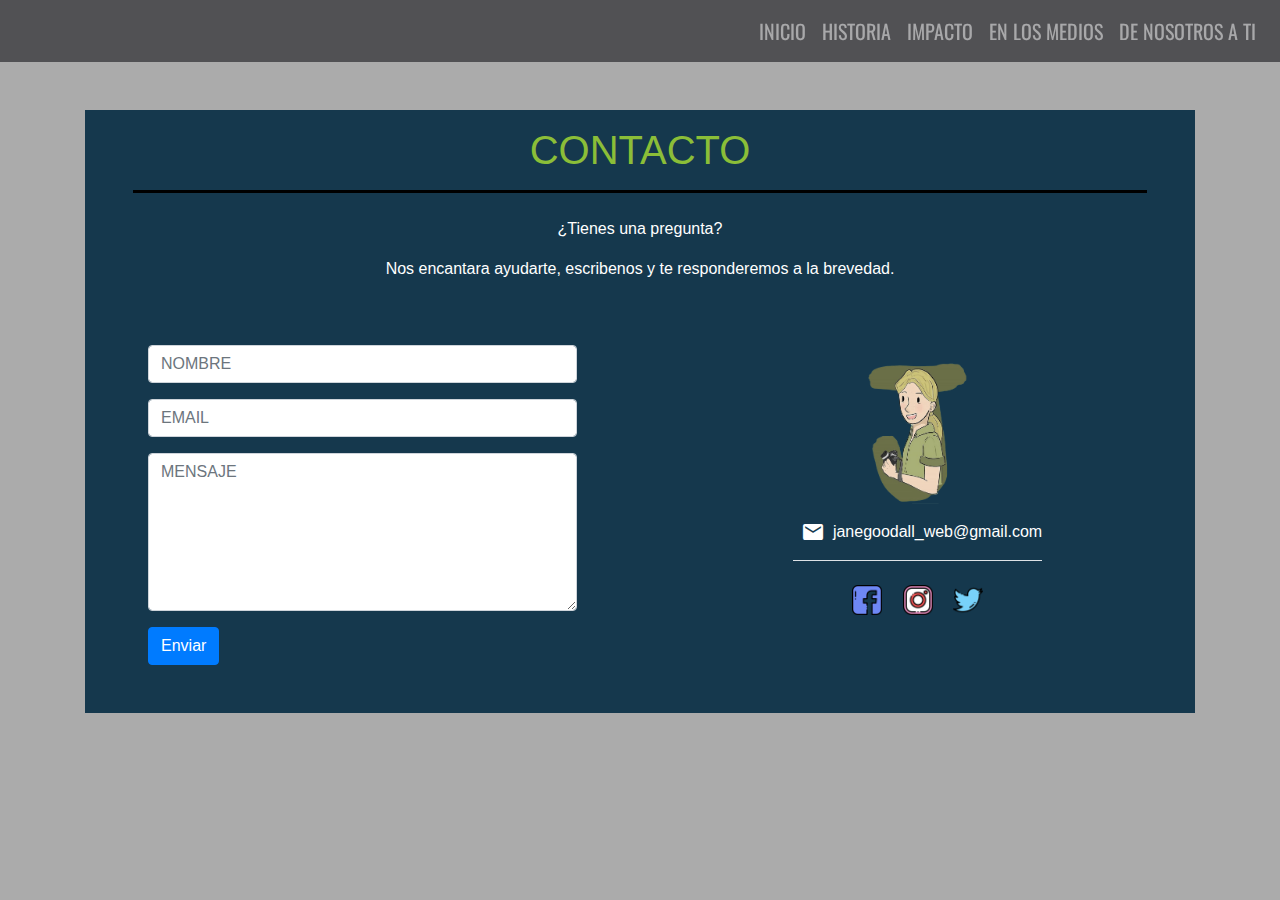
<file: contacto.html>
<!DOCTYPE html>
<html lang="en">

<head>
  <meta charset="UTF-8">
  <meta name="viewport" content="width=device-width, initial-scale=1, shrink-to-fit=no">
  <title>Contacto</title>
  <!-- Bootstrap CSS -->
  <link rel="stylesheet" href="bootstrap-4.5.0-dist/css/bootstrap.min.css">
  <link rel="stylesheet" href="css/style.css">
  <link rel="stylesheet" href="css/contacto.css">
  <link href="https://fonts.googleapis.com/css2?family=Oswald:wght@200;300;400;469;500;600;700&display=swap"
    rel="stylesheet">
  <link rel="stylesheet" href="https://fonts.googleapis.com/icon?family=Material+Icons">

</head>

<body class="main-bg">

  <!-- NavBar -->
  <header>
    <nav class="navbar navbar-expand-md navbar-dark navbar-bg fixed-top">
      <button class="navbar-toggler" type="button" data-toggle="collapse" data-target="#navbar">
        <span class="navbar-toggler-icon"></span>
      </button>
      <div class="collapse navbar-collapse justify-content-md-end" id="navbar">
        <ul class="navbar-nav">
          <li class="nav-item">
            <a class="nav-link" href="index.html">INICIO</a>
          </li>
          <li class="nav-item">
            <a class="nav-link" href="historia.html">HISTORIA</a>
          </li>
          <li class="nav-item">
            <a class="nav-link" href="impacto.html">IMPACTO</a>
          </li>
          <li class="nav-item">
            <a class="nav-link" href="medios.html">EN LOS MEDIOS</a>
          </li>
          <li class="nav-item">
            <a class="nav-link" href="nosotros.html">DE NOSOTROS A TI</a>
          </li>
        </ul>
      </div>
    </nav>
  </header>

  <!-- Loading animation -->
  <div id="preloader" class="row align-items-center justify-content-center placeholder">
    <div class="d-flex ">
      <div class="spinner-border text-success" role="status"></div>
    </div>
    <p class="m-4 text-success"> Cargando...</p>
  </div>

  <!-- main  -->
  <main id="main" role="main" class="main hide">

    <div class="pt-5 container">
      <div class="d-flex flex-column  text-white bg-azul">
        <h1 class="mx-5 my-0 py-3 text-uppercase subtitle text-center">contacto</h1>
        <div class="text-center mx-4 mt-4">
          <p>¿Tienes una pregunta?</p>
          <p>Nos encantara ayudarte, escribenos y te responderemos a la brevedad.</p>
        </div>
        <div class="row m-0">
          <div class="col-12 col-md-6">

            <form action="" class="m-5">
              <div class="form-group">
                <input type="text" class="form-control" id="name" placeholder="NOMBRE" name="name" required>
                <div class="valid-feedback">Valid.</div>
                <div class="invalid-feedback">Por favor pon tu nombre.</div>
              </div>
              <div class="form-group">
                <input type="email" class="form-control" id="email" placeholder="EMAIL" name="email" required>
              </div>
              <div class="form-group">
                <textarea class="form-control" id="message" rows="6" placeholder="MENSAJE" name="message"
                  required></textarea>
              </div>
              <button type="submit" class="btn btn-primary">Enviar</button>
            </form>

          </div>
          <div class="mb-4 col-12 col-md-6 d-flex flex-column justify-content-center align-items-center">
            <img src="assets/jane-logo.png" alt="" width="100px" class="m-3">
            <div class="d-flex justify-content-center border-bottom">
              <a href="mailto:janegoodall_web@gmail.com" class="text-white">
                <i class="material-icons mx-2">mail</i>
              </a>
              <a href="mailto:janegoodall_web@gmail.com" class="text-white">
                <p>janegoodall_web@gmail.com</p>
              </a>
            </div>
            <div class="m-4">
              <a href="https://www.facebook.com">
                <img src="assets/facebook.png" class="mx-2" alt="" width="30" height="30">
              </a>
              <a href="https://instagram.com">
                <img src="assets/instagram.png" class="mx-2" alt="" width="30" height="30">
              </a>
              <a href="https://twitter.com">
                <img src="assets/twitter.png" class="mx-2" alt="" width="30" height="30">
              </a>
            </div>
          </div>
        </div>
      </div>
    </div>
  </main>

  <!-- Scripts -->
  <script src="js/jquery-3.0.0.js"></script>
  <script src="bootstrap-4.5.0-dist/js/bootstrap.bundle.min.js"></script>
  <script src="js/index.js"></script>
</body>

</html>
</file>
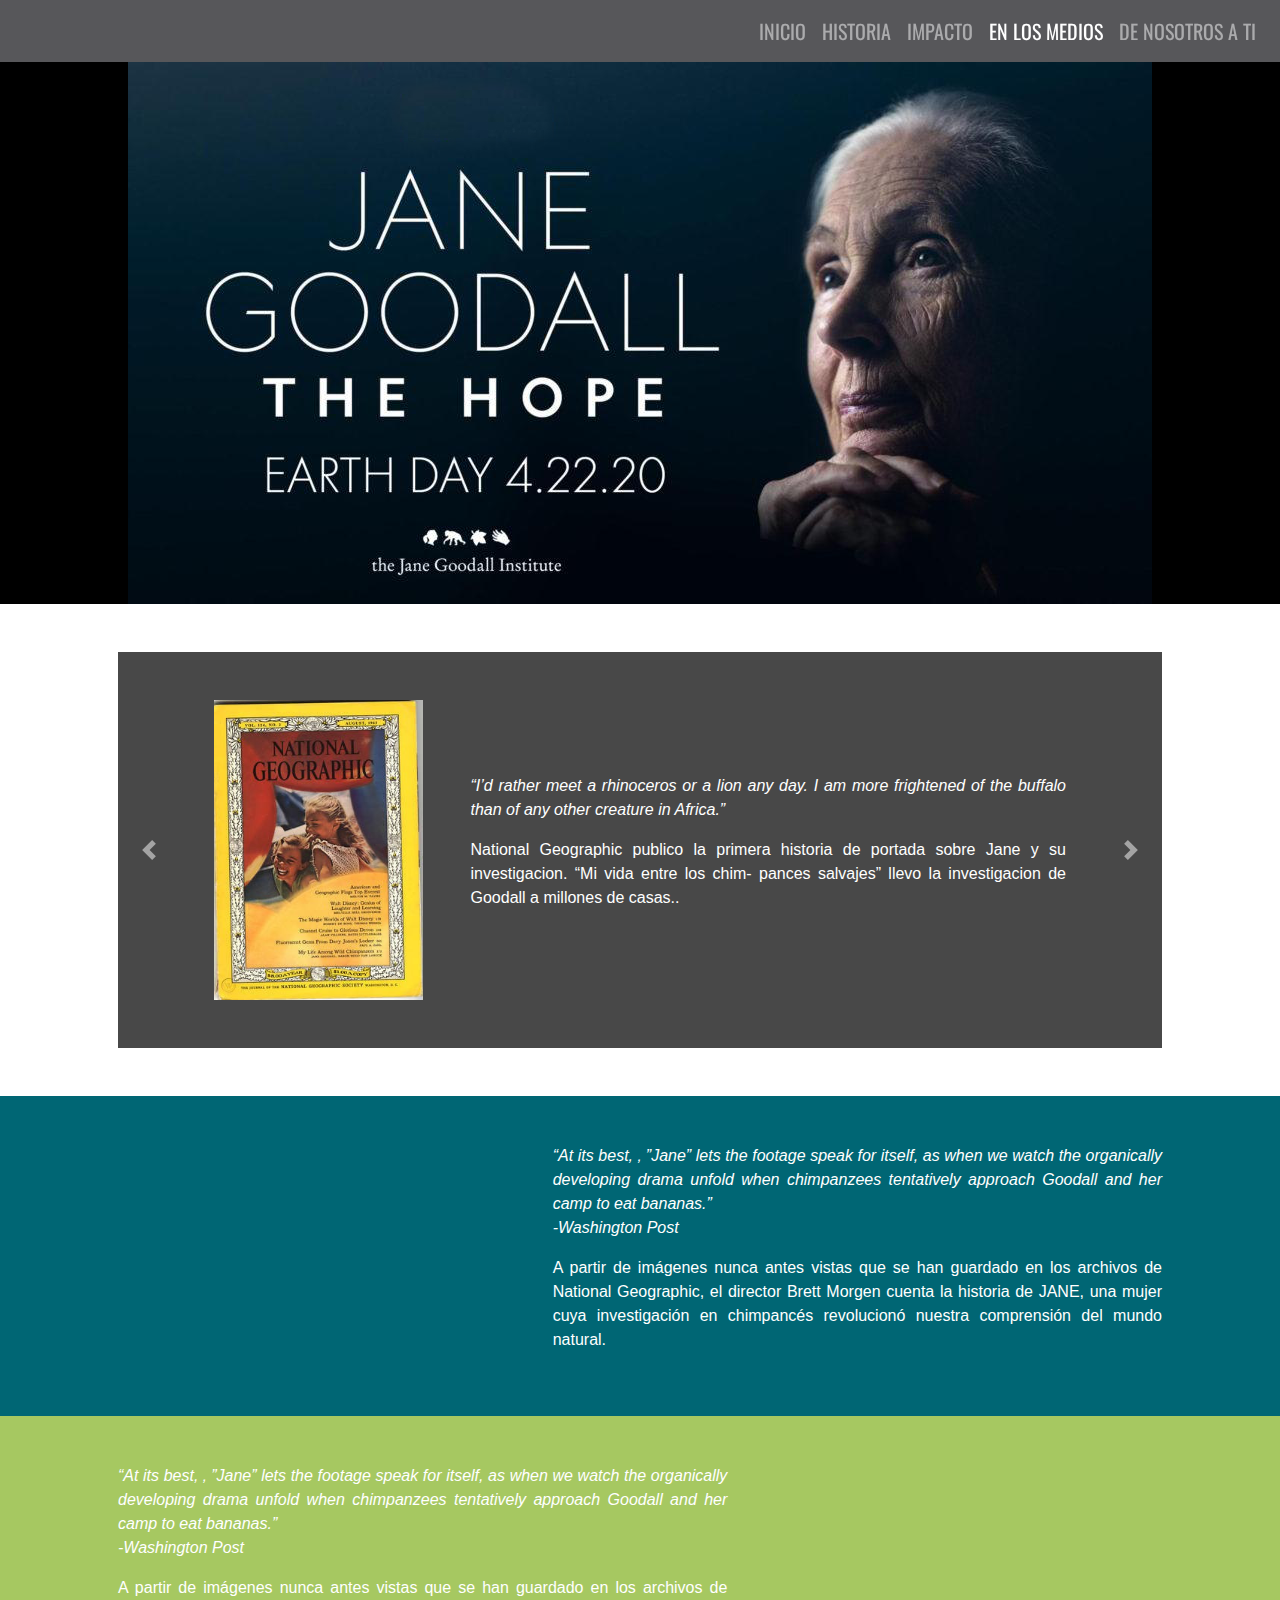
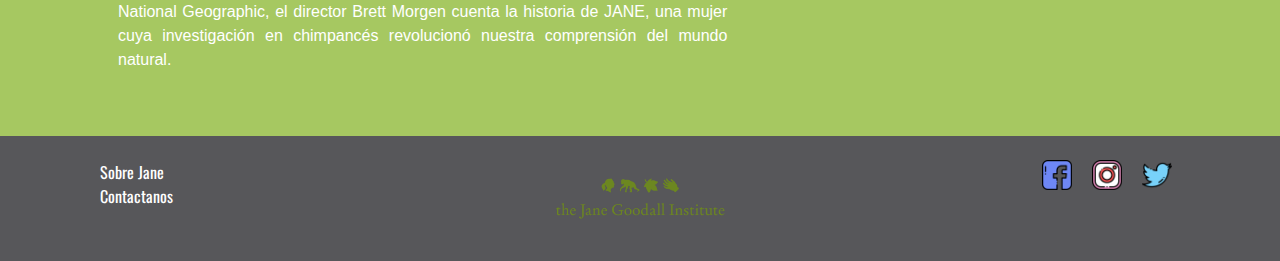
<file: medios.html>
<!DOCTYPE html>
<html lang="en">

<head>
  <meta charset="UTF-8">
  <meta name="viewport" content="width=device-width, initial-scale=1, shrink-to-fit=no">
  <title>Medios</title>
  <!-- Bootstrap CSS -->
  <link rel="stylesheet" href="bootstrap-4.5.0-dist/css/bootstrap.min.css">
  <link rel="stylesheet" href="css/style.css">
  <link rel="stylesheet" href="css/medios.css">
  <link href="https://fonts.googleapis.com/css2?family=Oswald:wght@200;300;400;469;500;600;700&display=swap"
    rel="stylesheet">

</head>

<body>

  <!-- NavBar -->
  <header>
    <nav class="navbar navbar-expand-md navbar-dark navbar-bg fixed-top">
      <button class="navbar-toggler" type="button" data-toggle="collapse" data-target="#navbar">
        <span class="navbar-toggler-icon"></span>
      </button>
      <div class="collapse navbar-collapse justify-content-md-end" id="navbar">
        <ul class="navbar-nav">
          <li class="nav-item">
            <a class="nav-link" href="index.html">INICIO</a>
          </li>
          <li class="nav-item ">
            <a class="nav-link" href="historia.html">HISTORIA</a>
          </li>
          <li class="nav-item ">
            <a class="nav-link" href="impacto.html">IMPACTO</a>
          </li>
          <li class="nav-item active">
            <a class="nav-link" href="#">EN LOS MEDIOS</a>
          </li>
          <li class="nav-item">
            <a class="nav-link" href="nosotros.html">DE NOSOTROS A TI</a>
          </li>
        </ul>
      </div>
    </nav>
  </header>

  <!-- Loading animation -->
  <div id="preloader" class="row align-items-center justify-content-center placeholder">
    <div class="d-flex ">
      <div class="spinner-border text-success" role="status"></div>
    </div>
    <p class="m-4 text-success"> Cargando...</p>
  </div>

  <!-- main  -->
  <main id="main" role="main" class="main hide">

    <div class="container-fluid text-center bg-negro">
      <img src="assets/medios-header-bg.png" alt="" class="img-fluid">
    </div>

    <!-- caruserl -->
    <div class="container px-lg-5 my-5">
      <div id="demo" class="carousel slide" data-ride="carousel" data-interval="false">

        <!-- The slideshow -->
        <div class="carousel-inner">

          <div class="carousel-item bg-gris active">
            <div class="m-5 d-flex flex-column flex-lg-row justify-content-center align-items-center">
              <img src="assets/book-1.jpg" alt="" class="ml-lg-5" height="300px">
              <div class="mt-5 mt-lg-0 mx-lg-5 text-white text-justify">
                <p class="font-italic">
                  “I’d rather meet a rhinoceros or a lion any day. I am more frightened of the buffalo than of any other
                  creature in Africa.”
                </p>
                <p class="font-weight-lighter">
                  National Geographic publico la primera historia de portada sobre Jane y su investigacion. “Mi vida
                  entre los chim- pances salvajes” llevo la investigacion de Goodall a millones de casas..
                </p>
              </div>
            </div>
          </div>

          <div class="carousel-item bg-gris">
            <div class="m-5 d-flex flex-column flex-lg-row justify-content-center align-items-center">
              <img src="assets/book-2.jpg" alt="" class="ml-lg-5" height="300px">
              <div class="mt-5 mt-lg-0 mx-lg-5 text-white text-justify">
                <p class="font-italic">
                  “Slowly and quietly, but making no attempt to hide, I moved toward the
                  great apes until I was only 30 feet away. As I sat down, they watched me.”
                </p>
                <p class="font-weight-lighter">
                  “Nuevos descubrimientos entre los chimpances africanos” fue un articulo escrito por Jane Goodall y
                  acom- pañado por las fotografias de su es- poso Hugo en 1965.
                </p>
              </div>
            </div>
          </div>

          <div class="carousel-item bg-gris">
            <div class="m-5 d-flex flex-column flex-lg-row justify-content-center align-items-center">
              <img src="assets/book-3.jpg" alt="" class="ml-lg-5" height="300px">
              <div class="mt-5 mt-lg-0 mx-lg-5 text-white text-justify">
                <p class="font-italic">
                  “We both love be in the nature. We both love our job.”
                </p>
                <p class="font-weight-lighter">
                  Pelicula realizada por Jane y Hugo se estreno en 1965 y permitio que la vida de Jane junto a sus
                  chimpancez llegue a los hogares de todo el mundo.
                </p>
              </div>
            </div>
          </div>

          <div class="carousel-item bg-gris">
            <div class="m-5 d-flex flex-column flex-lg-row justify-content-center align-items-center">
              <img src="assets/book-4.jpg" alt="" class="ml-lg-5" height="300px">
              <div class="mt-5 mt-lg-0 mx-lg-5 text-white text-justify">
                <p class="font-italic">
                  “The least i can do is to speak out for those who cannot speak for themselves”
                </p>
                <p class="font-weight-lighter">
                  “Mis amigos, los chimpances salvajes”, libro escrito por Jane; cuenta el drama,
                  el humor, los desafíos y las recompen- sas de sus años de investigación exhaustiva, junto con las
                  historias de vida de los chimpancés y 166 fotografías a color de Hugo van Lawick.
                </p>
              </div>
            </div>
          </div>

          <div class="carousel-item bg-gris">
            <div class="m-5 d-flex flex-column flex-lg-row justify-content-center align-items-center">
              <img src="assets/book-5.jpg" alt="" class="ml-lg-5" height="300px">
              <div class="mt-5 mt-lg-0 mx-lg-5 text-white text-justify">
                <p class="font-italic">
                  “'One of history's most impressive field studies; an instant animal classic”
                </p>
                <p class="font-italic text-right">
                  -TIME
                </p>
                <p class="font-weight-lighter">
                  El clásico relato de Jane Goodall sobre la investigación de los primates proporciona un relato
                  impresionantemente detallado y absorbente de los primeros años de su estudio de campo y aventuras
                  con chimpancés en Tanzania, África. Es un hito para que todos disfruten..
                </p>
              </div>
            </div>
          </div>

          <div class="carousel-item bg-gris">
            <div class="m-5 d-flex flex-column flex-lg-row justify-content-center align-items-center">
              <img src="assets/book-6.jpg" alt="" class="ml-lg-5" height="300px">
              <div class="mt-5 mt-lg-0 mx-lg-5 text-white text-justify">
                <p class="font-italic">
                  “Tenemos una responsabilidad hacia los otros seres vivos en nuestro planeta cuya existencia se
                  encuentra en constante peligro por nuestro comportamiento”
                </p>
                <p class="font-weight-lighter">
                  De la científica de renombre mundial Jane Goodall, como se ve en el nuevo documental de National
                  Geographic, Jane, viene una memoria conmovedora sobre su epifanía espiritual y un llamado a por
                  qué todos pueden encontrar un motivo de esperanza.
                </p>
              </div>
            </div>
          </div>
        </div>

        <!-- Left and right controls -->
        <a class="carousel-control-prev" href="#demo" data-slide="prev" style="width: 6%;">
          <span class="carousel-control-prev-icon"></span>
        </a>
        <a class="carousel-control-next" href="#demo" data-slide="next" style="width: 6%;">
          <span class="carousel-control-next-icon"></span>
        </a>
      </div>
    </div>

    <div class="bg-petroleo">
      <div class="p-0 container">
        <div class="d-flex flex-column flex-lg-row justify-content-center align-items-stretch">
          <div class="my-lg-5 ml-lg-5 embed-responsive embed-responsive-16by9">
            <iframe class="embed-responsive-item" src="https://www.youtube.com/embed/n_Kir4OvgLo"></iframe>
          </div>
          <div class="m-4 m-lg-5 text-white text-justify">
            <p class="font-italic">
              “At its best, ‚ ”Jane” lets the footage speak for itself, as when we watch the organically developing
              drama
              unfold when chimpanzees tentatively approach Goodall and her camp to eat bananas.” <br>
              -Washington Post
            </p>
            <p class="font-weight-lighter">
              A partir de imágenes nunca antes vistas que se han guardado en los archivos de National Geographic, el
              director Brett Morgen cuenta la historia de JANE, una mujer cuya investigación en chimpancés
              revolucionó
              nuestra comprensión del mundo natural.
            </p>
          </div>
        </div>
      </div>
    </div>

    <div class="bg-verde">
      <div class="p-0 container">
        <div class="d-flex flex-column flex-lg-row justify-content-center align-items-stretch">
          <div class="my-lg-5 mr-lg-5 embed-responsive embed-responsive-16by9 order-lg-2">
            <iframe class="embed-responsive-item" src="https://www.youtube.com/embed/FRlUJrEUn0Y"></iframe>
          </div>
          <div class="m-4 m-lg-5 text-white text-justify order-lg-1">
            <p class="font-italic">
              “At its best, ‚ ”Jane” lets the footage speak for itself, as when we watch the organically developing
              drama
              unfold when chimpanzees tentatively approach Goodall and her camp to eat bananas.” <br>
              -Washington Post
            </p>
            <p class="font-weight-lighter">
              A partir de imágenes nunca antes vistas que se han guardado en los archivos de National Geographic, el
              director Brett Morgen cuenta la historia de JANE, una mujer cuya investigación en chimpancés
              revolucionó
              nuestra comprensión del mundo natural.
            </p>
          </div>
        </div>
      </div>
    </div>

  </main>

  <!-- Footer  -->
  <footer class="py-4 footer">
    <div class="row container mx-auto ">
      <div class="col-12 col-md text-center text-md-left">
        <ul class="list-unstyled text-small">
          <li><a href="cv.html" class="text-white">Sobre Jane</a></li>
          <li><a href="contacto.html" class="text-white">Contactanos</a></li>
        </ul>
      </div>
      <div class="col-12 col-md text-center">
        <img src="assets/Institutologo.png" alt="logo" width="200" height="auto">
      </div>
      <div class="col-12 col-md text-center text-md-right">
        <a href="https://www.facebook.com">
          <img src="assets/facebook.png" class="mx-2" alt="" width="30" height="30">
        </a>
        <a href="https://instagram.com">
          <img src="assets/instagram.png" class="mx-2" alt="" width="30" height="30">
        </a>
        <a href="https://twitter.com">
          <img src="assets/twitter.png" class="mx-2" alt="" width="30" height="30">
        </a>
      </div>
    </div>
  </footer>

  <!-- Scripts -->
  <script src="js/jquery-3.0.0.js"></script>
  <script src="bootstrap-4.5.0-dist/js/bootstrap.bundle.min.js"></script>
  <script src="js/index.js"></script>
</body>

</html>
</file>
<file: css/style.css>
html {
  font-size: 14px;
}

#preloader.loaded {
  opacity: 0;
  transition: .2s ease-in 1s;
}

.placeholder {
  position: absolute;
  width: 100%;
  height: 200px;
  margin: 0;
}

#main.display {
  opacity: 100%;
  transition: 1s ease-in 1s;
}

#main.hide {
  opacity: 0%;
  transition: 1s ease-in 1s;
}

.container-main {
  padding: 0%;
  margin-left: auto;
  margin-right: auto;
}

.navbar-bg {
  background-color: rgba(73, 73, 76, 0.92);
  font-family: 'Oswald', sans-serif;
  font-size: 20px;
}

.main-bg {
  background-color: rgb(171, 171, 171);
}

.main {
  margin-top: 49px;
}

.title {
  color: rgb(139, 190, 56);
  width: 100%;
}

.quote-text {
  color: rgb(131, 113, 98);
}

.footer {
  background-color: rgba(73, 73, 76, 0.92);
  font-family: 'Oswald', sans-serif;
}

/* Background Colors */

.bg-verde {
  background-color: rgb(166, 200, 97);
}

.bg-verde-o {
  background-color: rgb(92, 116, 50);
}

.bg-petroleo {
  background-color: rgb(0, 102, 116);
}

.bg-naranja {
  background-color: rgb(233, 107, 49);
}

.bg-bordo {
  background-color: rgb(84, 21, 44);
}

.bg-gris {
  background-color: rgb(72, 72, 72);
}

.bg-celeste {
  background-color: rgb(79, 172, 211)
}
.bg-negro{
  background-color: black;
}

.bg-azul{
  background-color: rgb(21, 56, 77);
}

.bg-title{
  background-color: rgba(1, 102, 120, 1.00);
}

/* Medium */

@media (min-width: 768px) {
  html {
    font-size: 16px;
  }
  .main{
    margin-top: 62px;
  }
}
</file>
<file: css/contacto.css>
.subtitle{
  color: rgb(139, 190, 56);
  border-bottom: 3px solid black;
}
</file>
<file: css/medios.css>
.medios-header-bg {
  background-image: url(../assets/medios-header-bg.png);
  background-position: center;
  background-size: cover;
  background-repeat: no-repeat;
  padding-top: 100px;
  padding-bottom: 100px;
}
</file>
